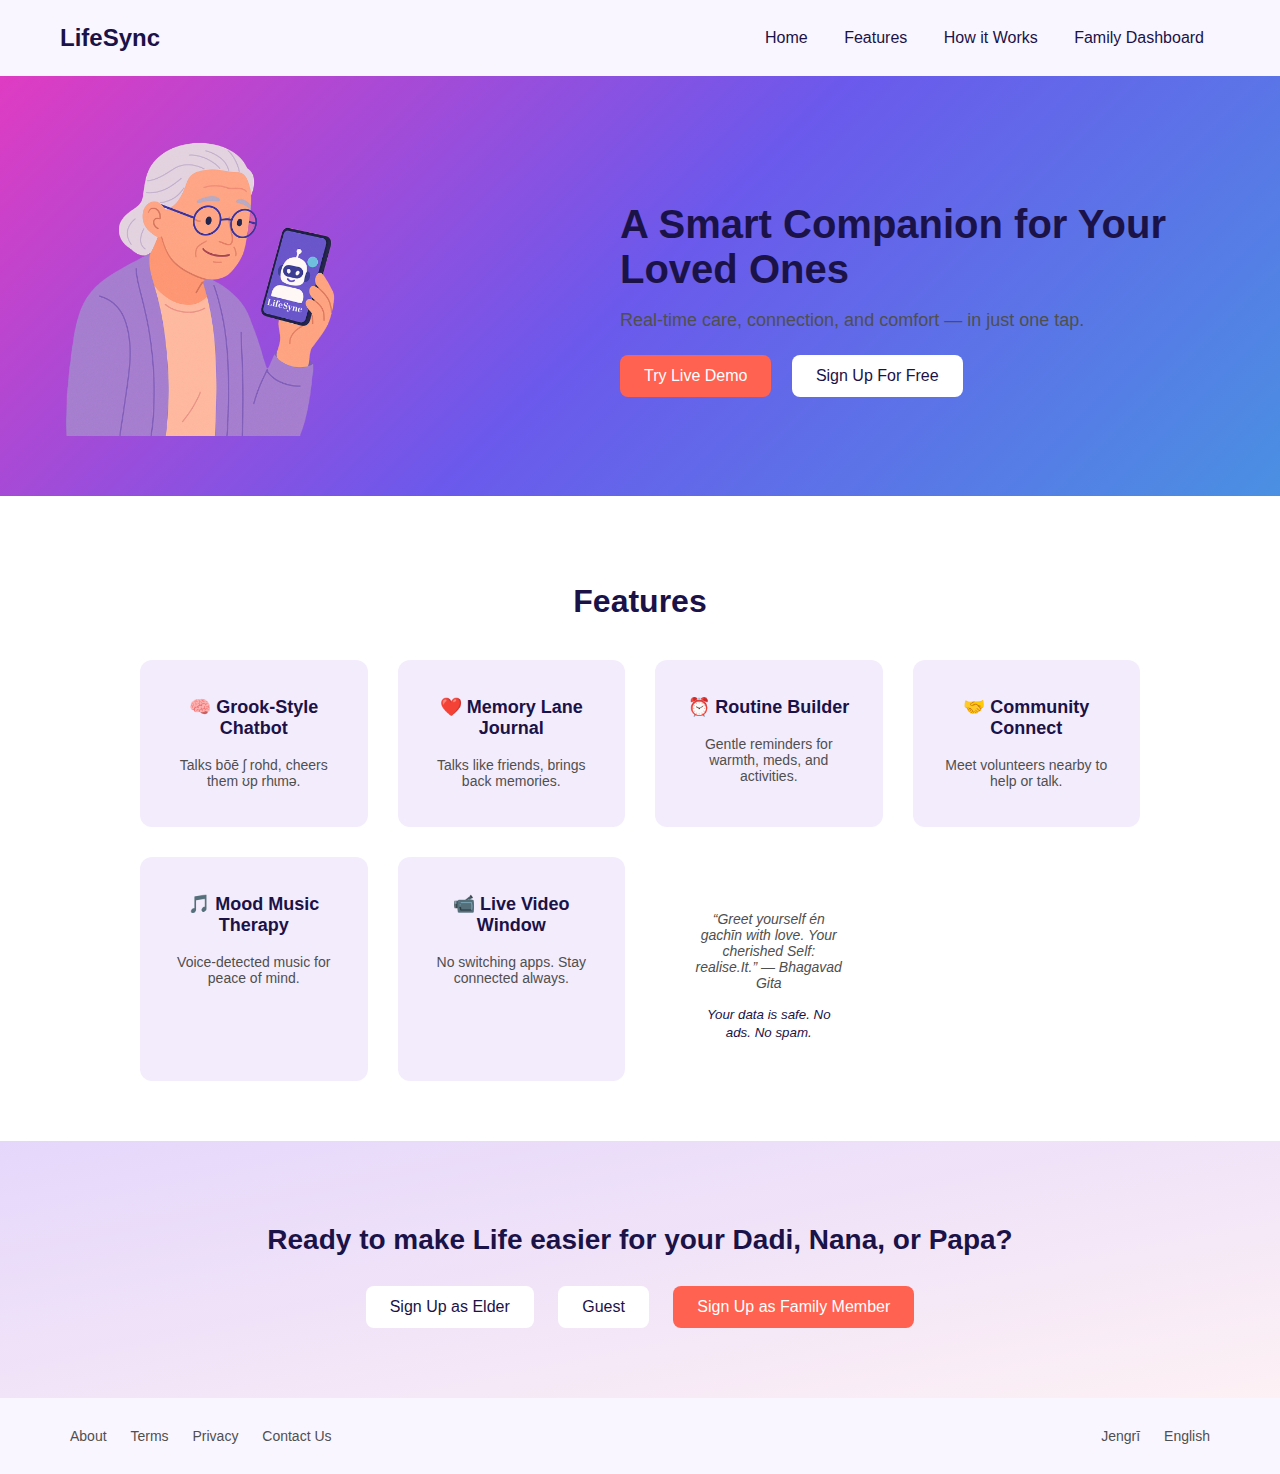
<file: before.html>
<!DOCTYPE html>
<html lang="en">
<head>
  <meta charset="UTF-8">
  <title>LifeSync – A Smart Companion</title>
  <style>
    body {
      margin: 0;
      font-family: "Segoe UI", sans-serif;
      background: #f9f6ff;
      color: #121530;
    }

    header {
      display: flex;
      justify-content: space-between;
      align-items: center;
      padding: 24px 60px;
      background-color: #f9f6ff;
    }
    .logo {
      font-weight: bold;
      font-size: 24px;
      color: #1b1247;
    }
    nav a {
      margin: 0 16px;
      text-decoration: none;
      color: #1b1247;
      font-weight: 500;
      transition: color 0.3s ease;
    }
    nav a:hover {
      color: #ff6250;
    }

    .hero {
    display: flex
;
    align-items: center;
    justify-content: space-between;
    padding: 60px;
    background: linear-gradient(135deg, #df3cc2, #6b59ec, #4a90e2);
}
    .hero img {
      width: 300px;
    }
    .hero-text {
      max-width: 600px;
    }
    .hero-text h1 {
      font-size: 40px;
      margin-bottom: 16px;
      color: #1b1247;
    }
    .hero-text p {
      font-size: 18px;
      color: #4f4f4f;
      margin-bottom: 24px;
    }

    .hero-text button {
      padding: 12px 24px;
      font-size: 16px;
      border: none;
      cursor: pointer;
      border-radius: 8px;
      margin-right: 16px;
      transition: background-color 0.3s ease;
    }
    .primary-btn {
      background-color: #ff6250;
      color: white;
    }
    .secondary-btn {
      background-color: white;
      color: #1b1247;
      border: 1px solid #ddd;
    }

    .features {
      text-align: center;
      padding: 60px 20px;
      background: #fff;
    }
    .features h2 {
      font-size: 32px;
      margin-bottom: 40px;
      color: #1b1247;
    }
    .feature-grid {
      display: grid;
      grid-template-columns: repeat(auto-fit, minmax(220px, 1fr));
      gap: 30px;
      max-width: 1000px;
      margin: 0 auto;
    }
    .feature-item {
      background: #f3ecfc;
      padding: 24px;
      border-radius: 12px;
      transition: box-shadow 0.3s ease;
    }
    .feature-item:hover {
      box-shadow: 0 4px 20px rgba(0, 0, 0, 0.1);
    }
    .feature-item h3,
    .quote h3 {
      margin-top: 12px;
      font-size: 18px;
      color: #1b1247;
    }
    .feature-item p {
      font-size: 14px;
      color: #4f4f4f;
    }

    .quote {
      background: #fff;
      padding: 40px;
      border-radius: 12px;
      color: #1b1247;
      font-style: italic;
      font-size: 16px;
    }

    .cta {
      text-align: center;
      padding: 60px 20px;
      background: linear-gradient(to bottom right, #e5d7fb, #fdf1f5);
    }
    .cta h2 {
      font-size: 28px;
      margin-bottom: 20px;
      color: #1b1247;
    }
    .cta button {
      margin: 10px;
      padding: 12px 24px;
      border-radius: 8px;
      font-size: 16px;
      border: none;
      cursor: pointer;
    }

    .footer {
      background: #f9f6ff;
      padding: 30px 60px;
      display: flex;
      justify-content: space-between;
      flex-wrap: wrap;
      color: #4f4f4f;
      font-size: 14px;
    }
    .footer a {
      color: #4f4f4f;
      text-decoration: none;
      margin: 4px 10px;
      transition: color 0.3s ease;
    }
    .footer a:hover {
      color: #ff6250;
    }
  </style>
</head>
<body>
  <header>
    <div class="logo">LifeSync</div>
    <nav>
      <a href="#">Home</a>
      <a href="#">Features</a>
      <a href="#">How it Works</a>
      <a href="#">Family Dashboard</a>
    </nav>
  </header>

  <section class="hero">
    <img src="elder.png" alt="Elder with AI">
    <div class="hero-text">
      <h1>A Smart Companion for Your Loved Ones</h1>
      <p>Real-time care, connection, and comfort — in just one tap.</p>
      <button class="primary-btn">Try Live Demo</button>
      <button class="secondary-btn">Sign Up For Free</button>
    </div>
  </section>

  <section class="features">
    <h2>Features</h2>
    <div class="feature-grid">
      <div class="feature-item">
        <h3>🧠 Grook-Style Chatbot</h3>
        <p>Talks bōē ʃ rohd, cheers them ʊp rhɩmə.</p>
      </div>
      <div class="feature-item">
        <h3>❤️ Memory Lane Journal</h3>
        <p>Talks like friends, brings back memories.</p>
      </div>
      <div class="feature-item">
        <h3>⏰ Routine Builder</h3>
        <p>Gentle reminders for warmth, meds, and activities.</p>
      </div>
      <div class="feature-item">
        <h3>🤝 Community Connect</h3>
        <p>Meet volunteers nearby to help or talk.</p>
      </div>
      <div class="feature-item">
        <h3>🎵 Mood Music Therapy</h3>
        <p>Voice-detected music for peace of mind.</p>
      </div>
      <div class="feature-item">
        <h3>📹 Live Video Window</h3>
        <p>No switching apps. Stay connected always.</p>
      </div>
      <div class="feature-item quote">
        <p>“Greet yourself én gachīn with love. Your cherished Self: realise.It.” — Bhagavad Gita</p>
        <small>Your data is safe. No ads. No spam.</small>
      </div>
    </div>
  </section>

  <section class="cta">
    <h2>Ready to make Life easier for your Dadi, Nana, or Papa?</h2>
    <button class="secondary-btn">Sign Up as Elder</button>
    <button class="secondary-btn">Guest</button>
    <button class="primary-btn">Sign Up as Family Member</button>
  </section>

  <footer class="footer">
    <div>
      <a href="#">About</a>
      <a href="#">Terms</a>
      <a href="#">Privacy</a>
      <a href="#">Contact Us</a>
    </div>
    <div>
      <a href="#">Jengrī</a>
      <a href="#">English</a>
    </div>
  </footer>
</body>
</html>
</file>
